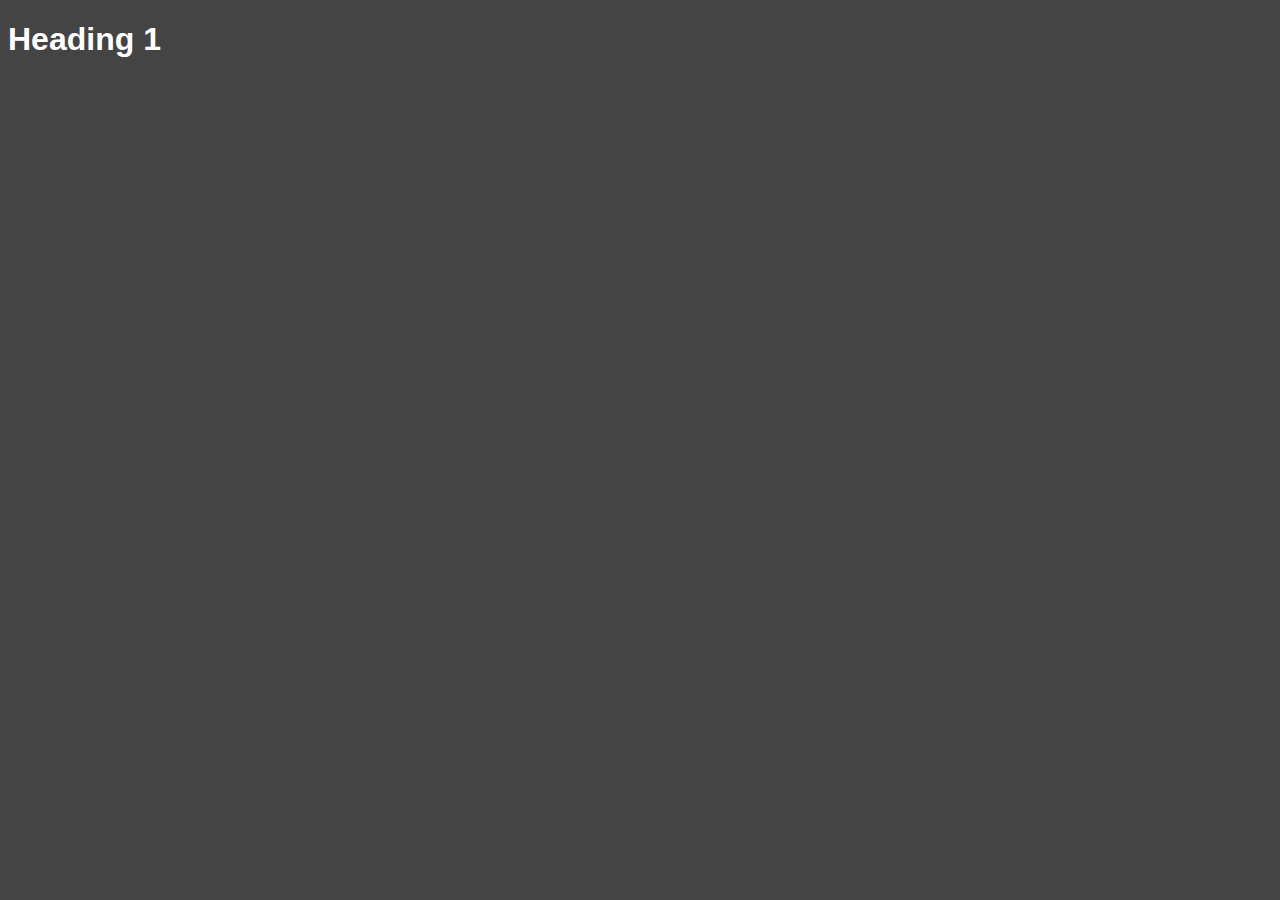
<file: 0Template/index.html>
<!DOCTYPE html>
<html>
	<head>
		<meta charset="utf-8">
		<title>Animation</title>
		<link rel="stylesheet" type="text/css" href="styles/mystyle.css">
		<script src="scripts/main.js" defer></script>
	</head>
	<body>
		<h1>Heading 1</h1>
	</body>
</html>
</file>
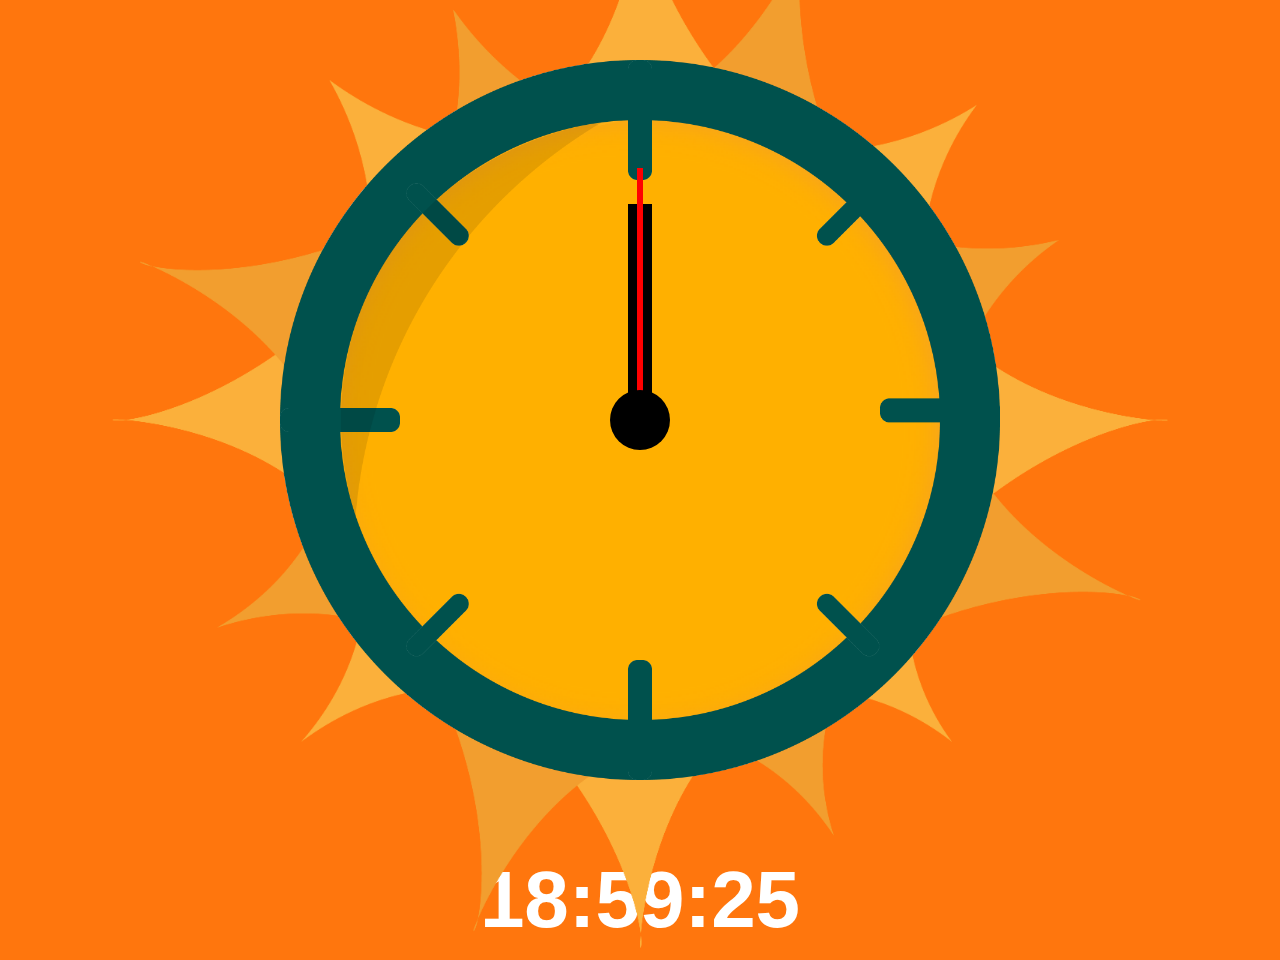
<file: IXT-Challenge 2/index.html>
<!DOCTYPE html>
<html>
	<head>
		<meta charset="utf-8">
		<title>Animation</title>
		<link rel="stylesheet" type="text/css" href="styles/mystyle.css">
		<link href="https://fonts.googleapis.com/css?family=Montserrat:500&display=swap" rel="stylesheet">
		<script src="scripts/main.js" defer></script>
	</head>
	<body>
		<article id="clock">
			<img id="clockFace" alt="clockface" src="images/aiclock.png">
			<div id="center"></div>
			<div id="hoursHand"></div>
			<div id="minutesHand"></div>
			<div id="secondsHand"></div>
			<img id="sun" alt="sun" src="images/sun.png">
			<img id="moon" alt="moon" src="images/moon.png">
		</article>
		<span id="clockText"></span>
	</body>
</html>
</file>
<file: 0Template/styles/mystyle.css>
body{
	font-family: helvetica;
	color: #FFFFFF;
	background-color: #444444;
}
</file>
<file: IXT-Challenge 2/styles/mystyle.css>
/* Box sizing rules */
*,
*::before,
*::after {
  box-sizing: border-box;
}

/* Remove default padding */
ul[class],
ol[class] {
  padding: 0;
}

/* Remove default margin */
body,
h1,
h2,
h3,
h4,
p,
ul[class],
ol[class],
li,
figure,
figcaption,
blockquote,
dl,
dd {
  margin: 0;
}

/* Set core body defaults */
body {
  min-height: 100vh;
  scroll-behavior: smooth;
  text-rendering: optimizeSpeed;
  line-height: 1.5;
}

body{
	font-family: helvetica;
	color: #FFFFFF;
/*background-color:#FF7A33;*/
	display:flex;
	flex-direction:column;
}

/*End Css Reset*/


#clockFace {
	z-index:3;
	height:15em;
	width:15em;
	position:fixed;
}
#clock {
	position:relative;
	border-radius:50%;
	height:15em;
	width:15em;
	margin-left:auto;
	margin-right:auto;
	margin-top:250px;
	background-size: 100%;
	display:flex;
	align-items: center;
  	justify-content: center;
	z-index:2;
	background-color: white;
	
}
#center {
	border-radius:50%;
	width:20px;
	height:20px;
	background-color:black;
	margin:auto;
	position:relative;
	z-index: 10;
}

#hoursHand {
	position: absolute;
	height:20%;
	width:3%;
	background-color:black;
	top:30%;
	left:48.5%;
	transform-origin: 50% 100%;
	animation: rotate 43200s linear infinite;
	z-index: 4;
}

#minutesHand {
	position: absolute;
	height:30%;
	width:3%;
	background-color:black;
	top:20%;
	left:48.5%;
	transform-origin: 50% 100%;
	animation: rotate 3600s linear infinite;
	z-index: 5;
}

#secondsHand {
	position: absolute;
	height:35%;
	width:1%;
	background-color:red;
	top:15%;
	left:49.5%;
	transform-origin: 50% 100%;
	animation: rotate 60s steps(60) infinite;
	z-index: 6;
}
@keyframes rotate {
	  100% {
	    transform: rotateZ(360deg);
	  }
	}
#clockText {
	font-weight:bold;
	text-transform:uppercase;
	font-size: 5em;
	align-self: center;
	margin-top:200px;
}

#sun {
	width:22em;
	height:22em;
	position:fixed;
	z-index:1;
	display:show;
}
#moon {
	width:15em;
	height:15em;
	position:fixed;
	z-index:1;
	display:show;
}

/*#buttoncontainer {
	display:flex;
	justify-content: center;
	padding-top: 200px;
}
#clockbutton {
	border:10px solid #00514D;
	background-color:white;
	font-weight: bold;
	font-size: 1em;
	height:100px;
	font-family: 'Montserrat', sans-serif;
}
#clockbutton:hover {
	transition-duration:0.3s;
	transform:scale(1.2);
}*/
@media only screen and (min-width: 300px) {
  #clock {
    transform:scale(2);
  }
}
@media only screen and (min-width: 900px) {
  #clock {
    transform:scale(3);
    margin-top:300px;
  }
  #clockText {
  	margin-top:300px;
  }
}
@media only screen and (min-width: 1200px) {
  #clock {
    transform:scale(3);
  }
}
</file>
